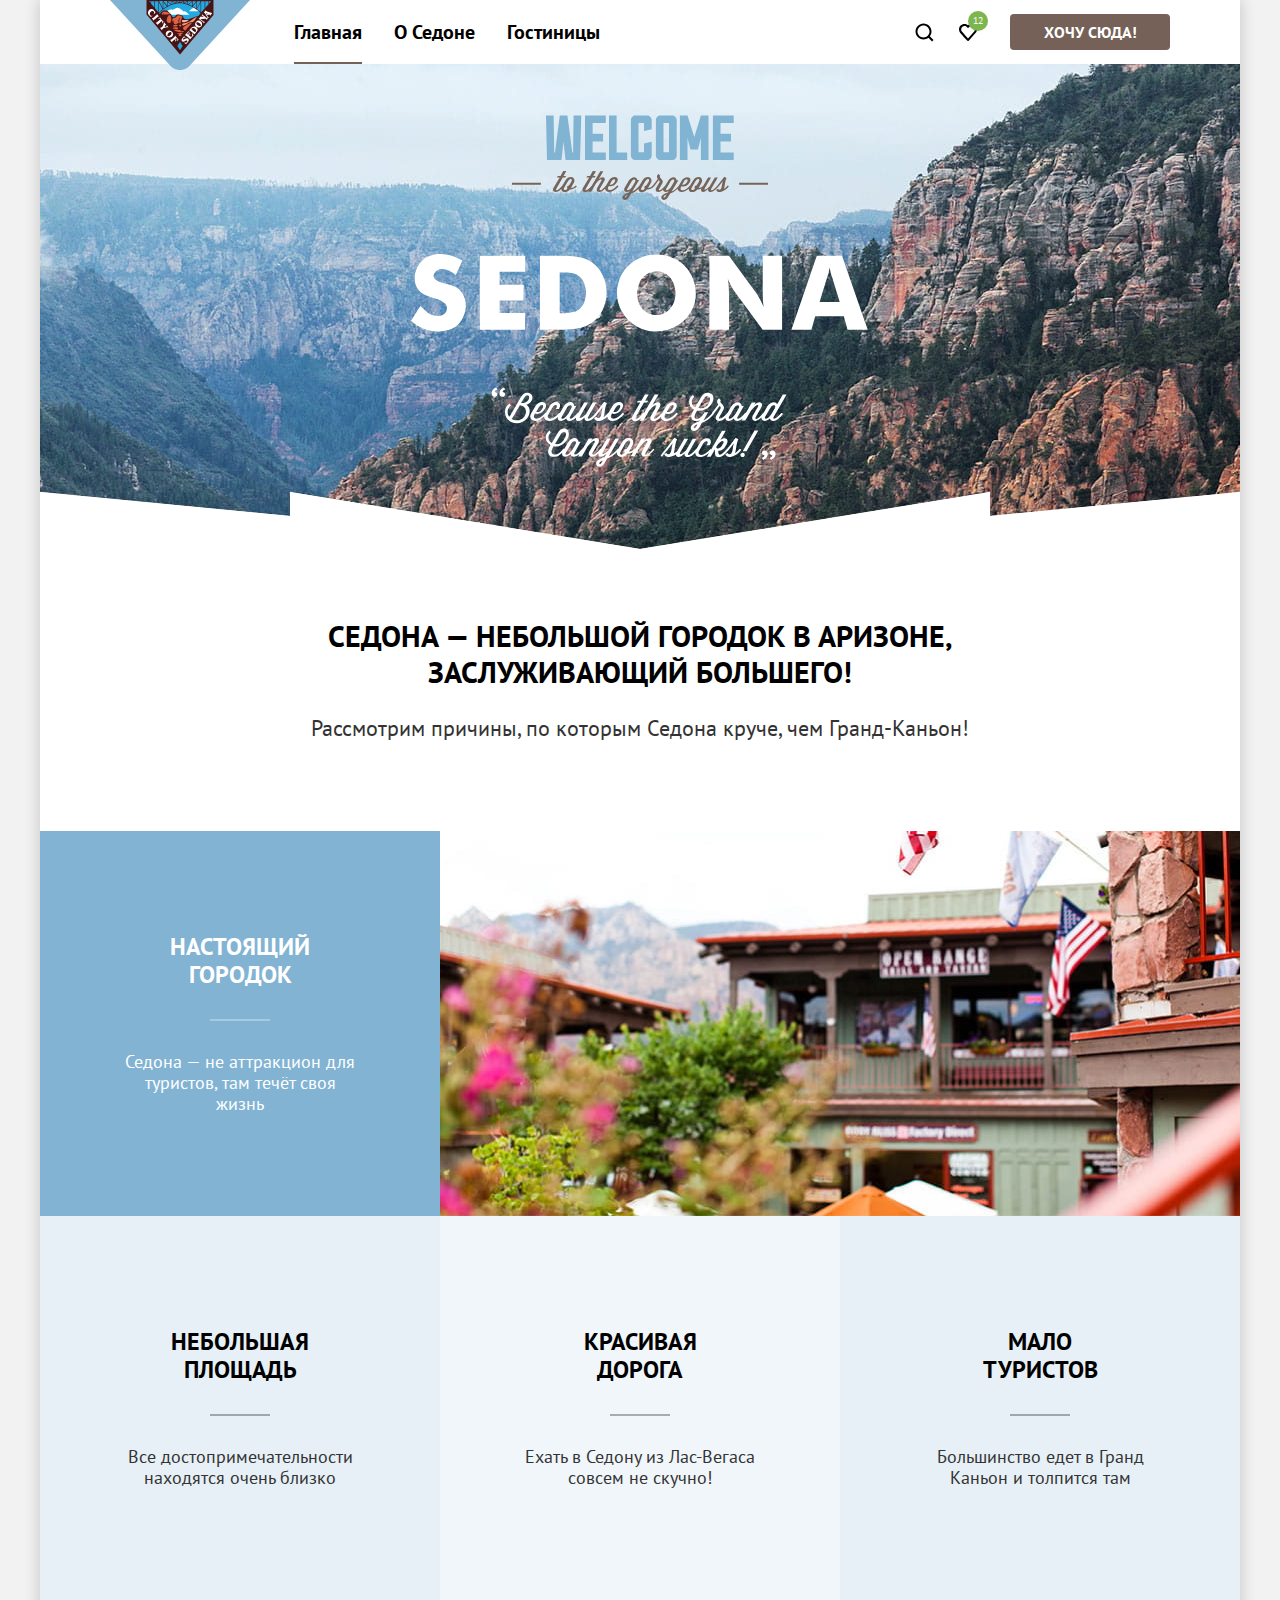
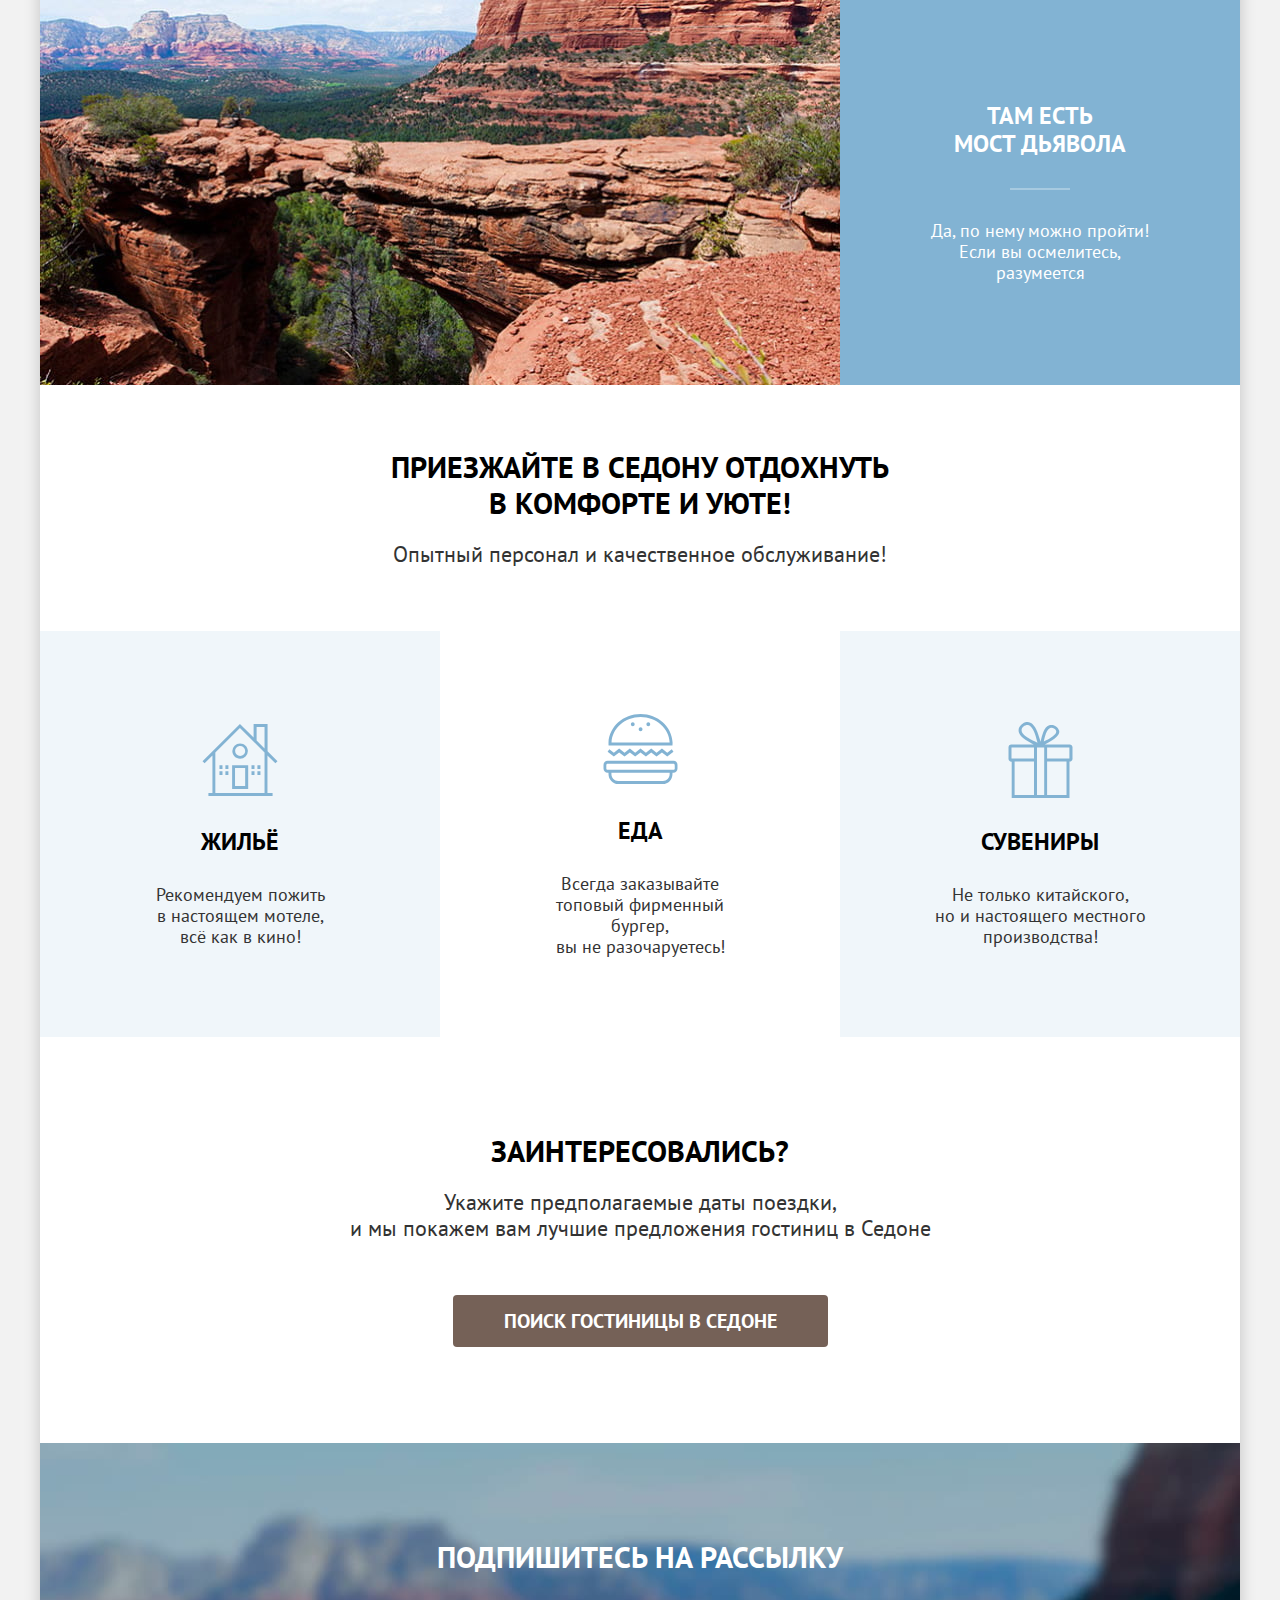
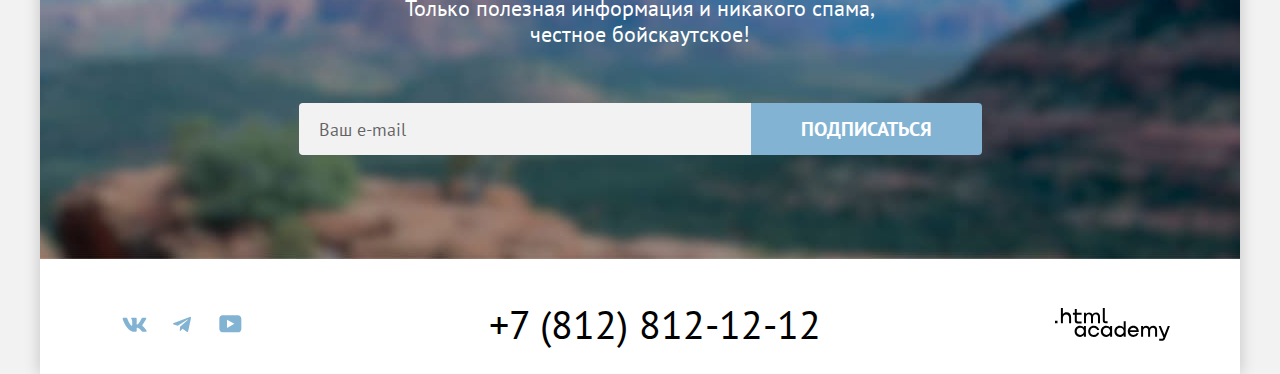
<file: index.html>
<!DOCTYPE html>
<html lang="ru">

  <head>
    <meta charset="UTF-8">
    <meta http-equiv="X-UA-Compatible" content="IE=edge">
    <meta name="viewport" content="width=device-width, initial-scale=1.0">
    <title>HTML Academy: Седона</title>
    <link rel="icon" href="favicon.ico">
    <link rel="icon" type="image/png" href="images/favicon.png">
    <link rel="stylesheet" href="styles/style.css">
  </head>

  <body class="page">
    <div class="page-container">
      <!-- header -->
      <header class="main-header" data-test="header">
        <nav class="nav">
          <a class="logo nav-logo" href="#">
            <span class="visually-hidden">Логотип сайта Седона</span>
            <img src="images/logo.svg" alt="Логотип сайта Седона." width="140" height="70">
          </a>
          <ul class="nav-list list-reset">
            <li class="nav-item">
              <a class="nav-link nav-link-current" href="#">
                Главная
              </a>
            </li>
            <li class="nav-item ">
              <a class="nav-link" href="#">
                О седоне
              </a>
            </li>
            <li class="nav-item">
              <a class="nav-link" href="catalog.html">
                Гостиницы
              </a>
            </li>
          </ul>
          <ul class="nav-btn list-reset">
            <li class="nav-btn__item">
              <button class="nav-btn__search btn" type="button">
                <span class="visually-hidden">Поиск</span>
              </button>
            </li>
            <li class="nav-btn__item">
              <a class="nav-btn__favorites favorites" href="#">
                <span class="visually-hidden">Избранное</span>
                <span class="favorites__quantity">12</span>
              </a>
            </li>
            <li class="nav-btn__item button-choose">
              <button class="nav-btn__choose btn" type="button">
                Хочу сюда!
              </button>
            </li>
          </ul>
        </nav>
      </header>
      <!-- main -->
      <main class="main main-container" data-test="main">
        <h1 class="visually-hidden">Туры в город Седона</h1>
        <!-- hero -->
        <section class="hero" data-test="hero">
          <h2 class="visually-hidden">Добро пожаловать в Седону</h2>
          <img src="images/welcome.svg" alt="Добро пожаловать в Седону." width="458" height="352">
        </section>
        <!-- advantages -->
        <section class="advantages" data-test="advantages">
          <div class="advantages-text">
            <h2 class="advantages-text__title title">Седона — небольшой городок в Аризоне,
              заслуживающий большего!</h2>
            <p class="advantages-text__descr descr">Рассмотрим причины, по которым Седона круче, чем Гранд-Каньон!</p>
          </div>
          <ul class="advantages-list list-reset">
            <li class="advantages-item">
              <div class="advantages-item__content">
                <h3 class="advantages-item__title subtitle">Настоящий городок</h3>
                <p class="advantages-item__descr descr-item">Седона — не аттракцион для туристов, там течёт
                  своя жизнь</p>
              </div>
              <img src="images/advantages-city.jpg" alt="Фото городка Седона." width="800" height="385">
            </li>
            <li class="advantages-item advantages-item-centering">
              <h3 class="advantages-item__title subtitle">Небольшая площадь</h3>
              <p class="advantages-item__descr descr-item">Все достопримечательности находятся очень близко</p>
            </li>
            <li class="advantages-item advantages-item-centering">
              <h3 class="advantages-item__title subtitle">Красивая дорога</h3>
              <p class="advantages-item__descr descr-item">Ехать в Седону из Лас-Вегаса совсем не скучно!</p>
            </li>
            <li class="advantages-item advantages-item-centering">
              <h3 class="advantages-item__title subtitle">Мало туристов</h3>
              <p class="advantages-item__descr descr-item">Большинство едет в Гранд Каньон и толпится там</p>
            </li>
            <li class="advantages-item advantages-item__reverse">
              <div class="advantages-item__content">
                <h3 class="advantages-item__title subtitle">Там есть<br> мост дьявола</h3>
                <p class="advantages-item__descr descr-item">Да, по нему можно пройти! Если вы осмелитесь,
                  разумеется</p>
              </div>
              <img src="images/advantages-canyon.jpg" alt="Фото каньона." width="800" height="385">
            </li>
          </ul>
        </section>
        <!-- services -->
        <section class="services" data-test="service">
          <div class="services-content">
            <h2 class="services-content__title title">Приезжайте в Седону отдохнуть в комфорте и уюте!</h2>
            <p class="services-content__descr descr">Опытный персонал и качественное обслуживание!</p>
          </div>
          <ul class="services-list list-reset">
            <li class="services-item services-item__housing">
              <h3 class="services-item__subtitle subtitle">Жильё</h3>
              <p class="services-item__descr descr-item">Рекомендуем пожить<br> в настоящем мотеле,
                <br>всё как в кино!
              </p>
            </li>
            <li class="services-item services-item__food">
              <h3 class="services-item__subtitle subtitle">Еда</h3>
              <p class="services-item__descr descr-item">Всегда заказывайте<br>
                топовый фирменный бургер,<br> вы не разочаруетесь!</p>
            </li>
            <li class="services-item services-item__souvenirs">
              <h3 class="services-item__subtitle subtitle">Сувениры</h3>
              <p class="services-item__descr descr-item">Не только китайского,<br>
                но и настоящего местного<br> производства!</p>
            </li>
          </ul>
        </section>
        <!--hotel-search -->
        <section class="hotel-search" data-test="search">
          <h2 class="hotel-search__title title">Заинтересовались?</h2>
          <p class="hotel-search__descr descr">Укажите предполагаемые даты поездки,<br> и мы покажем вам лучшие
            предложения
            гостиниц в Седоне</p>
          <button class="hotel-search__button btn" type="button">Поиск гостиницы в Седоне</button>
        </section>
        <!-- subscribe -->
        <section class="subscribe" data-test="subscribe">
          <h2 class="subscribe-title__light title">Подпишитесь на рассылку</h2>
          <p class="subscribe-descr__light descr">Только полезная информация и никакого спама, честное бойскаутское!</p>
          <form class="subscribe-form" method="post" action="https://echo.htmlacademy.ru/">
            <label for="email">
              <span class="visually-hidden">Введите email</span>
              <input class="subscribe-form__input input" type="email" name="email" id="email" placeholder="Ваш e-mail">
            </label>
            <button class="subscribe-form__button btn" type="submit">Подписаться</button>
          </form>
        </section>
      </main>
      <!-- footer -->
      <footer class="main-footer footer-container" data-test="footer">
        <ul class="social-list list-reset">
          <li class="social-item">
            <a class="social-link social-link-vk" href="https://vk.com/htmlacademy">
              <span class="visually-hidden">Ссылка на группу вконтакте</span>
            </a>
          </li>
          <li class="social-item">
            <a class="social-link social-link-telegram" href="https://t.me/htmlacademy">
              <span class="visually-hidden">Сссылка на телеграм канал</span>
            </a>
          </li>
          <li class="social-item">
            <a class="social-link social-link-youtube" href="https://www.youtube.com/user/htmlacademyru">
              <span class="visually-hidden">Ссылка на ютуб канал</span>
            </a>
          </li>
        </ul>
        <a class="phone-link" href="tel:+78128121212">+7 (812) 812-12-12</a>
        <a href="https://htmlacademy.ru/" class="logo-academy">
          <span class="visually-hidden">Ссылка на официальеый сайт HTML Academy</span>
        </a>
      </footer>
    </div>

    <!-- modal -->
    <div class="modal-container modal-container-close">
      <!-- класс для закрытия модального окна modal-container-close -->
      <div class="modal modal-booking" data-test="modal">
        <section class="modal-content">
          <div class="modal-content__top">
            <h2 class="modal-content__title subtitle">Поиск гостиницы в Седоне</h2>
            <button class="modal-content__close">
              <span class="visually-hidden">Закрыть</span>
            </button>
          </div>
          <form class="modal-form" method="post" action="https://echo.htmlacademy.ru/">
            <label for="arrival" class="modal-form__label">
              <span class="modal-form__text text-size">Дата заезда:</span>
              <input type="text" name="arrival" id="arrival" class="modal-form__input date-icon" value="27 апреля 2020"
                placeholder="Укажите дату">
              <span class="input-state input-invalid">Мы не можем отправить вас в прошлое.</span>
            </label>
            <label for="departure" class="modal-form__label label-departure">
              <span class="modal-form__text text-size">Дата выезда:</span>
              <input type="text" name="departure" id="departure" class="modal-form__input date-icon"
                value="1 сентября 2023" placeholder="Укажите дату">
              <span class="input-state input-valid">На эти даты есть свободные номера. Пока есть.</span>
            </label>
            <div class="form-wrapper">
              <div class="wrapper-label">
                <label for="adult" class="modal-form__label">
                  <span class="modal-form__text text-size">Взрослые:</span>
                </label>
                <button class="modal-form__btn button-minus" type="button">
                  <svg width="14" height="2" viewBox="0 0 14 2" fill="#756157" xmlns="http://www.w3.org/2000/svg">
                    <path d="M0 0L0 2L14 2V0L0 0Z" />
                  </svg>
                  <span class="visually-hidden">Уменьшить количество человек</span>
                </button>
                <input type="number" name="adult" id="adult" class="modal-form__input input-count" value="2">
                <button class="modal-form__btn button-plus" type="button">
                  <svg width="20" height="20" viewBox="0 0 20 20" fill="#756157" xmlns="http://www.w3.org/2000/svg">
                    <path d="M17 9H11V3H9V9H3V11H9V17H11V11H17V9Z" />
                  </svg>
                  <span class="visually-hidden">Увеличить количество человек</span>
                </button>
              </div>
              <div class="wrapper-label wrapper-label__child">
                <span class="tooltip-container">
                  <label for="child" class="modal-form__label label-child">
                    <span class="modal-form__text">Дети:</span>
                  </label>
                  <span class="tooltip">
                    <button class="tooltip-toggle" type="button" aria-labelledby="tooltip-label-date">
                    </button>
                    <span class="tooltip-text" role="tooltip" id="tooltip-label-date">Укажите количество детей,
                      которые
                      будут с вами, возраст которых от 6 до 18 лет. Дети до 6 лет размещаются бесплатно.</span>
                  </span>
                </span>
                <button class="modal-form__btn button-minus" type="button">
                  <svg width="14" height="2" viewBox="0 0 14 2" fill="#756157" xmlns="http://www.w3.org/2000/svg">
                    <path d="M0 0L0 2L14 2V0L0 0Z" />
                  </svg>
                  <span class="visually-hidden">Уменьшить количество человек</span>
                </button>
                <input type="number" name="child" id="child" class="modal-form__input input-count" value="2">
                <button class="modal-form__btn button-plus" type="button">
                  <svg width="20" height="20" viewBox="0 0 20 20" fill="#756157" xmlns="http://www.w3.org/2000/svg">
                    <path d="M17 9H11V3H9V9H3V11H9V17H11V11H17V9Z" />
                  </svg>
                  <span class="visually-hidden">Увеличить количество человек</span>
                </button>
              </div>
            </div>
            <button class="modal-form__search btn" type="submit">Найти</button>
          </form>
        </section>
      </div>
    </div>
  </body>

</html>
</file>
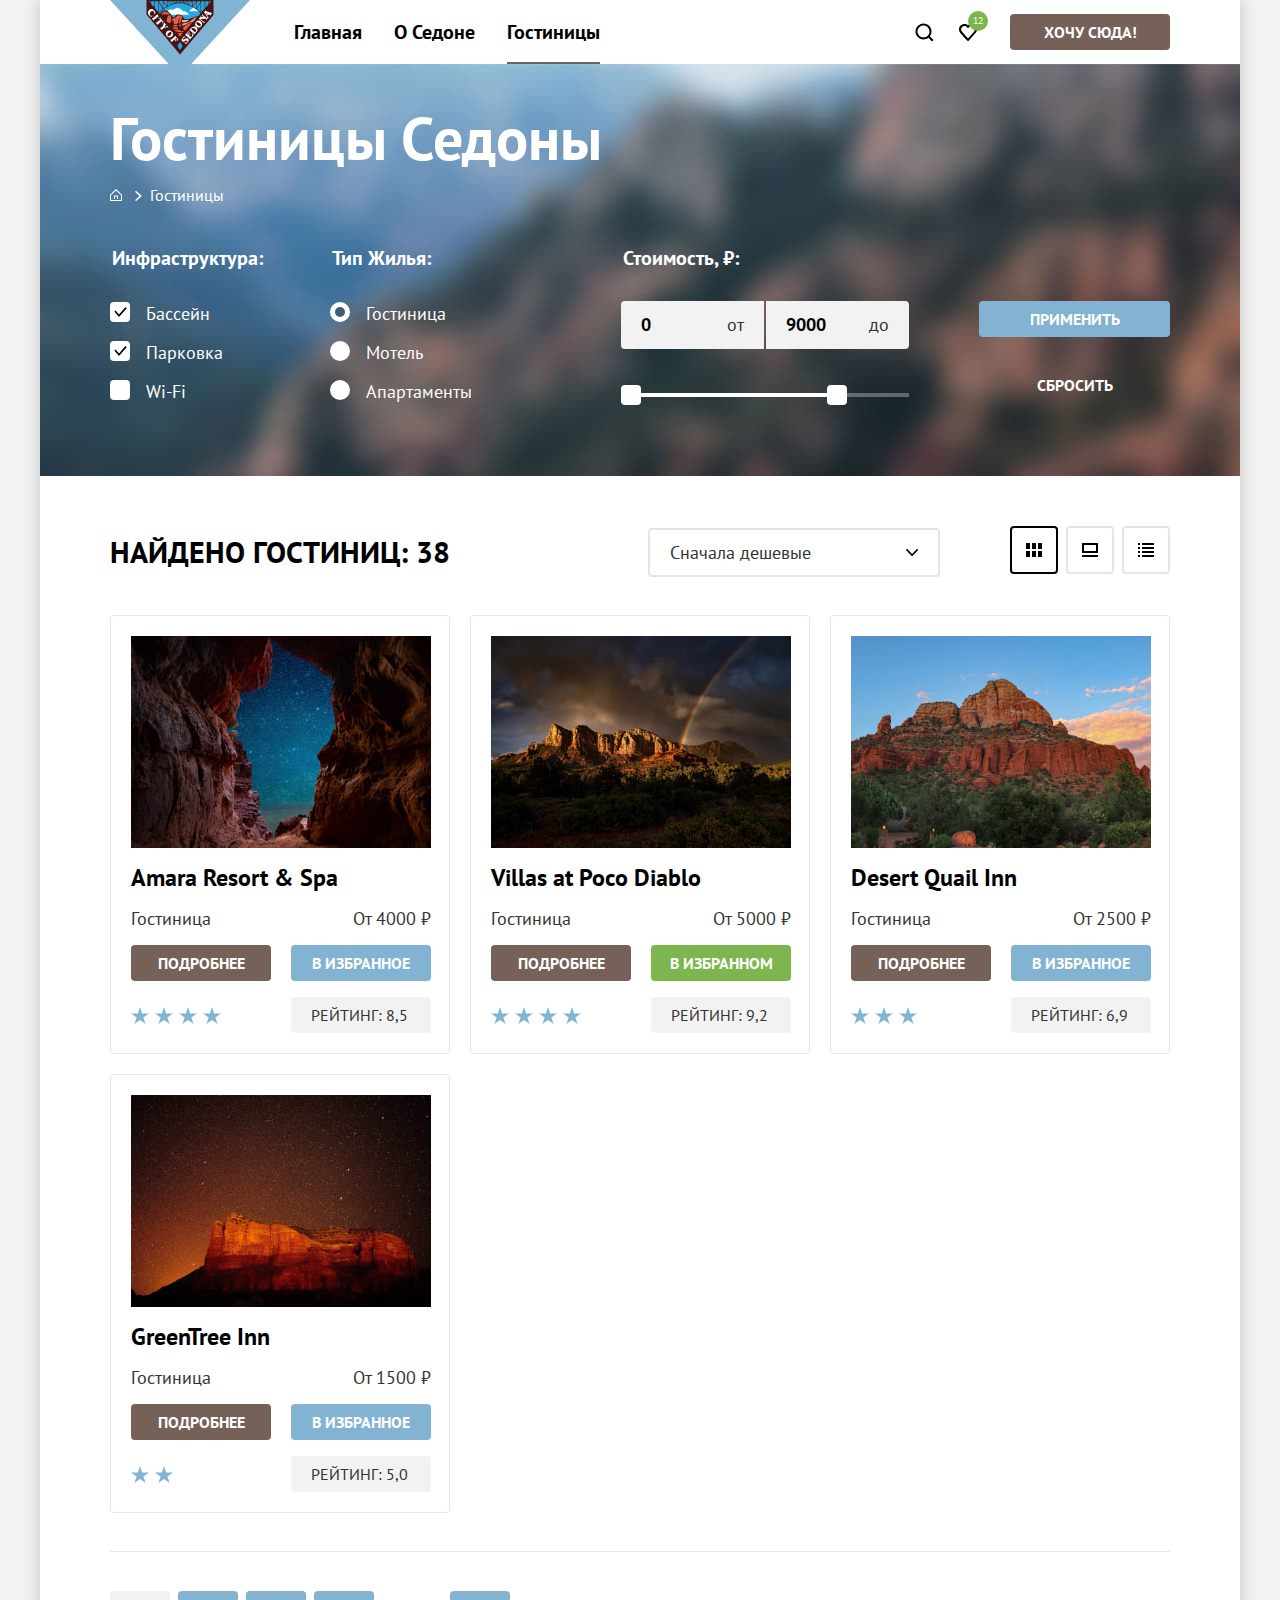
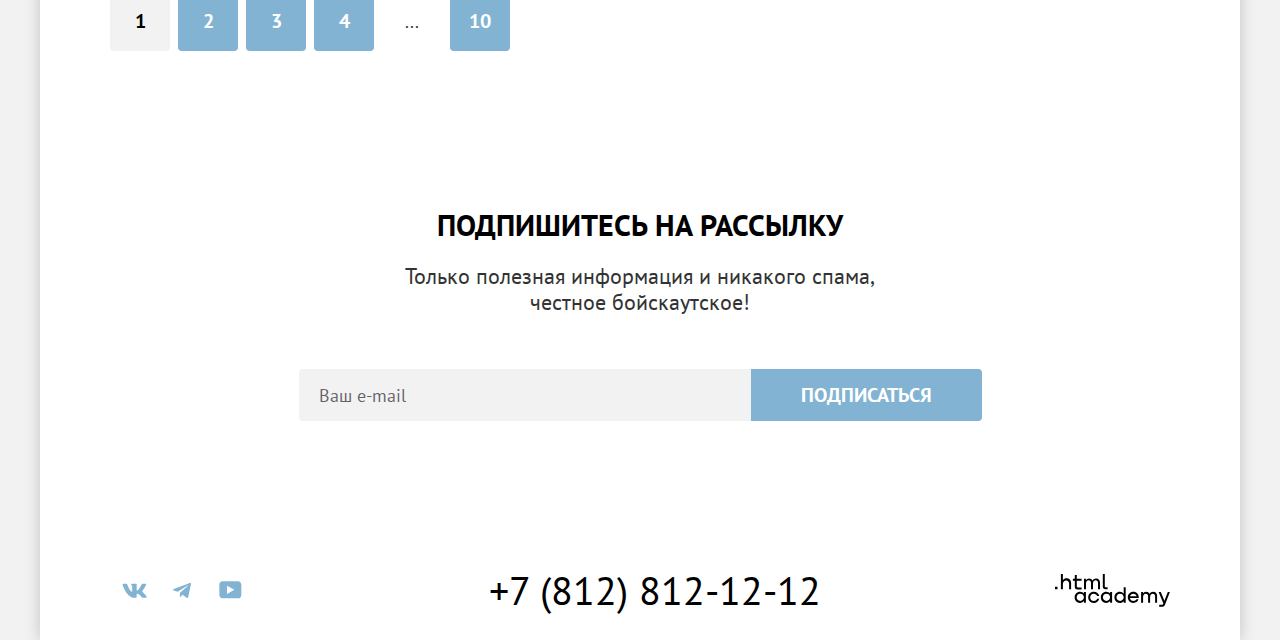
<file: catalog.html>
<!DOCTYPE html>
<html lang="ru">

  <head>
    <meta charset="UTF-8">
    <meta http-equiv="X-UA-Compatible" content="IE=edge">
    <meta name="viewport" content="width=device-width, initial-scale=1.0">
    <title>HTML Academy: Седона</title>
    <link rel="icon" href="favicon.ico">
    <link rel="icon" type="image/png" href="images/favicon.png">
    <link rel="stylesheet" href="styles/style.css">
  </head>

  <body>
    <div class="page-container">
      <header class="page-header">
        <nav class="nav">
          <a class="logo nav-logo" href="index.html">
            <span class="visually-hidden">Перейти на главную страницу</span>
            <img src="images/logo.svg" alt="Логотип сайта Седона." width="140" height="70">
          </a>
          <ul class="nav-list list-reset">
            <li class="nav-item">
              <a class="nav-link" href="index.html">
                Главная
              </a>
            </li>
            <li class="nav-item">
              <a class="nav-link" href="#">
                О седоне
              </a>
            </li>
            <li class="nav-item">
              <a class="nav-link nav-link-current" href="#">
                Гостиницы
              </a>
            </li>
          </ul>
          <ul class="nav-btn list-reset">
            <li class="nav-btn__item">
              <button class="nav-btn__search btn" type="button">
                <span class="visually-hidden">Поиск</span>
              </button>
            </li>
            <li class="nav-btn__item">
              <a class="nav-btn__favorites favorites" href="#">
                <span class="visually-hidden">Избранное</span>
                <span class="favorites__quantity">12</span>
              </a>
            </li>
            <li class="nav-btn__item button-choose">
              <button class="nav-btn__choose btn" type="button">
                Хочу сюда!
              </button>
            </li>
          </ul>
        </nav>
      </header>
      <!-- main-inner -->
      <main class="main-inner main-container" data-test="main">
        <!-- page-hero -->
        <section class="catalog-hero" data-test="filter">
          <header class="catalog-hero__header">
            <h1 class="catalog-hero__title">
              Гостиницы Седоны
            </h1>
            <ol class="breadcrumbs list-reset">
              <li class="breadcrumbs__item">
                <a href="index.html" class="breadcrumbs__link breadcrumbs__main">
                  <span class="visually-hidden">Главная</span>
                </a>
              </li>
              <li class="breadcrumbs__item">
                <a class="breadcrumbs__link">
                  Гостиницы
                </a>
              </li>
            </ol>
          </header>
          <!-- filter -->
          <form class="catalog-filter" method="post" action="https://echo.htmlacademy.ru/">
            <h2 class="visually-hidden">Фильтр каталога</h2>
            <fieldset class="catalog-filter__group">
              <legend class="catalog-filter__title infr-title">Инфраструктура:</legend>
              <ul class="catalog-filter__list list-reset">
                <li class="catalog-filter__item">
                  <label class="control" for="pool">
                    <input class="visually-hidden control__input" id="pool" type="checkbox" name="pool" checked>
                    <span class="control__mark"></span>
                    <span class="control__label">Бассейн</span>
                  </label>
                </li>
                <li class="catalog-filter__item">
                  <label class="control" for="parking">
                    <input class="visually-hidden control__input" id="parking" type="checkbox" name="parking" checked>
                    <span class="control__mark"></span>
                    <span class="control__label">Парковка</span>
                  </label>
                </li>
                <li class="catalog-filter__item">
                  <label class="control" for="wifi">
                    <input class="visually-hidden control__input" id="wifi" type="checkbox" name="wifi">
                    <span class="control__mark"></span>
                    <span class="control__label">Wi-Fi</span>
                  </label>
                </li>
              </ul>
            </fieldset>
            <fieldset class="catalog-filter__group">
              <legend class="catalog-filter__title">Тип Жилья:</legend>
              <ul class="catalog-filter__list list-reset">
                <li class="catalog-filter__item">
                  <label class="control" for="hotel">
                    <input class="visually-hidden control__input" id="hotel" type="radio" name="product-group"
                      value="hotel" checked>
                    <span class="control__mark"></span>
                    <span class="control__label">Гостиница</span>
                  </label>
                </li>
                <li class="catalog-filter__item">
                  <label class="control" for="motel">
                    <input class="visually-hidden control__input" id="motel" type="radio" name="product-group"
                      value="motel">
                    <span class="control__mark"></span>
                    <span class="control__label">Мотель</span>
                  </label>
                </li>
                <li class="catalog-filter__item">
                  <label class="control" for="apartments">
                    <input class="visually-hidden control__input" id="apartments" type="radio" name="product-group"
                      value="apartments">
                    <span class="control__mark"></span>
                    <span class="control__label">Апартаменты</span>
                  </label>
                </li>
              </ul>
            </fieldset>
            <fieldset class="catalog-filter__group catalog-filter__price">
              <legend class="catalog-filter__title">Стоимость, ₽:</legend>
              <div class="price-group">
                <label for="from" class="price-group__label">
                  <input class="price-group__range price-from" type="number" name="price-from" id="from" value="0">
                  <span class="price-group__text">от</span>
                </label>
                <label for="to" class="price-group__label">
                  <input class="price-group__range price-to" type="number" name="price-to" id="to" value="9000">
                  <span class="price-group__text">до</span>
                </label>
              </div>
              <div class="range">
                <div class="range__scale">
                  <div class="range__bar" style="left:0; width: 226px">
                    <button class="range__toggle toggle-min" type="button">
                      <span class="visually-hidden">Изменить минимальную цену.</span>
                    </button>
                    <button class="range__toggle toggle-max" type="button">
                      <span class="visually-hidden">Изменить максимальную цену.</span>
                    </button>
                  </div>
                </div>
              </div>
            </fieldset>
            <div class="form-button">
              <button class="show-button btn" type="submit">Применить</button>
              <button class="reset-button btn" type="reset">Сбросить</button>
            </div>
          </form>
        </section>
        <!-- catalog -->
        <section class="catalog" data-test="catalog">
          <h2 class="visually-hidden">Каталог отелей</h2>
          <header class="catalog-top">
            <p class="catalog-top__found">
              Найдено гостиниц:
              <span class="catalog-top__quantity">38</span>
            </p>
            <select class="select-control" aria-label="Сортировка">
              <option value="cheap">Сначала дешевые</option>
              <option value="cheap">Сначала дорогие</option>
              <option value="cheap">Сначала популярные</option>
            </select>
            <ul class="view list-reset">
              <li class="view__item">
                <a href="#" class="view__button view__card button-dark">
                  <span class="visually-hidden">Показать карточки</span>
                </a>
              </li>
              <li class="view__item">
                <a href="#" class="view__button view__desktop">
                  <span class="visually-hidden">На весь экран</span>
                </a>
              </li>
              <li class="view__item">
                <a href="#" class="view__button view__list">
                  <span class="visually-hidden">Показать список</span>
                </a>
              </li>
            </ul>
          </header>
          <ul class="catalog-list list-reset">
            <li class="catalog-item">
              <a href="#" class="catalog-item__img">
                <img src="images/catalog/amara.jpg" alt="Гостиница Amara Resort & Spa." width="300" height="212">
              </a>
              <a href="#" class="catalog-item__title">
                <h3 class="catalog-title">
                  Amara Resort & Spa
                </h3>
              </a>
              <p class="price-name descr-item">Гостиница</p>
              <p class="price-value descr-item">От 4000 ₽</p>
              <a href="#" class="button-detail btn">Подробнее</a>
              <button class="button-favorites btn" type="button">в избранное</button>
              <p class="stars stars-amara">
                <span class="visually-hidden">Четыре звезды</span>
              </p>
              <p class="rating-value">
                Рейтинг: 8,5
              </p>
            </li>
            <li class="catalog-item">
              <a href="#" class="catalog-item__img">
                <img src="images/catalog/villas.jpg" alt="Гостиница Villas at Poco Diablo." width="300" height="212">
              </a>
              <a href="#" class="catalog-item__title">
                <h3 class="catalog-title">
                  Villas at Poco Diablo
                </h3>
              </a>
              <p class="price-name descr-item">Гостиница</p>
              <p class="price-value descr-item">От 5000 ₽</p>
              <a href="#" class="button-detail btn">Подробнее</a>
              <button class="button-favorites btn in-favorites" type="button">в избранном</button>
              <p class="stars stars-villas">
                <span class="visually-hidden">Четыре звезды</span>
              </p>
              <p class="rating-value">
                Рейтинг: 9,2
              </p>
            </li>
            <li class="catalog-item">
              <a href="#" class="catalog-item__img">
                <img src="images/catalog/desert.jpg" alt="Гостиница Desert Quail Inn." width="300" height="212">
              </a>
              <a href="#" class="catalog-item__title">
                <h3 class="catalog-title">
                  Desert Quail Inn
                </h3>
              </a>
              <p class="price-name descr-item">Гостиница</p>
              <p class="price-value descr-item">От 2500 ₽</p>
              <a href="#" class="button-detail btn">Подробнее</a>
              <button class="button-favorites btn" type="button">в избранное</button>
              <p class="stars stars-desert">
                <span class="visually-hidden">Три звезды</span>
              </p>
              <p class="rating-value">
                Рейтинг: 6,9
              </p>
            </li>
            <li class="catalog-item">
              <a href="#" class="catalog-item__img">
                <img src="images/catalog/greentree.jpg" alt="Гостиница GreenTree Inn." width="300" height="212">
              </a>
              <a href="#" class="catalog-item__title">
                <h3 class="catalog-title">
                  GreenTree Inn
                </h3>
              </a>
              <p class="price-name descr-item">Гостиница</p>
              <p class="price-value descr-item">От 1500 ₽</p>
              <a href="#" class="button-detail btn">Подробнее</a>
              <button class="button-favorites btn" type="button">в избранное</button>
              <p class="stars stars-greentree">
                <span class="visually-hidden">Две звезды</span>
              </p>
              <p class="rating-value">
                Рейтинг: 5,0
              </p>
            </li>
          </ul>
          <ol class="pagination list-reset">
            <li class="pagination__item">
              <a href="#" class="pagination__link pagination-current">1</a>
            </li>
            <li class="pagination__item">
              <a href="#" class="pagination__link">2</a>
            </li>
            <li class="pagination__item">
              <a href="#" class="pagination__link">3</a>
            </li>
            <li class="pagination__item">
              <a href="#" class="pagination__link">4</a>
            </li>
            <li class="pagination__item">
              ...
            </li>
            <li class="pagination__item">
              <a href="#" class="pagination__link">10</a>
            </li>
          </ol>
        </section>
        <!-- subscribe -->
        <section class="subscribe-page" data-test="subscribe">
          <h2 class="subscribe-page__title title">Подпишитесь на рассылку</h2>
          <p class="subscribe-page__descr descr">Только полезная информация и никакого спама, честное бойскаутское!</p>
          <form class="subscribe-form" method="post" action="https://echo.htmlacademy.ru/">
            <label for="email">
              <span class="visually-hidden">Введите email</span>
              <input class="subscribe-form__input input" type="email" name="email" id="email" placeholder="Ваш e-mail">
            </label>
            <button class="subscribe-form__button btn" type="submit">Подписаться</button>
          </form>
        </section>
      </main>
      <!-- footer -->
      <footer class="main-footer footer-container" data-test="footer">
        <ul class="social-list list-reset">
          <li class="social-item">
            <a class="social-link social-link-vk" href="https://vk.com/htmlacademy">
              <span class="visually-hidden">Ссылка на группу вконтакте</span>
            </a>
          </li>
          <li class="social-item">
            <a class="social-link social-link-telegram" href="https://t.me/htmlacademy">
              <span class="visually-hidden">Сссылка на телеграм канал</span>
            </a>
          </li>
          <li class="social-item">
            <a class="social-link social-link-youtube" href="https://www.youtube.com/user/htmlacademyru">
              <span class="visually-hidden">Ссылка на ютуб канал</span>
            </a>
          </li>
        </ul>
        <a class="phone-link" href="tel:+78128121212">+7 (812) 812-12-12</a>
        <a href="https://htmlacademy.ru/" class="logo-academy">
          <span class="visually-hidden">Ссылка на официальеый сайт HTML Academy</span>
        </a>
      </footer>
    </div>
  </body>

</html>
</file>
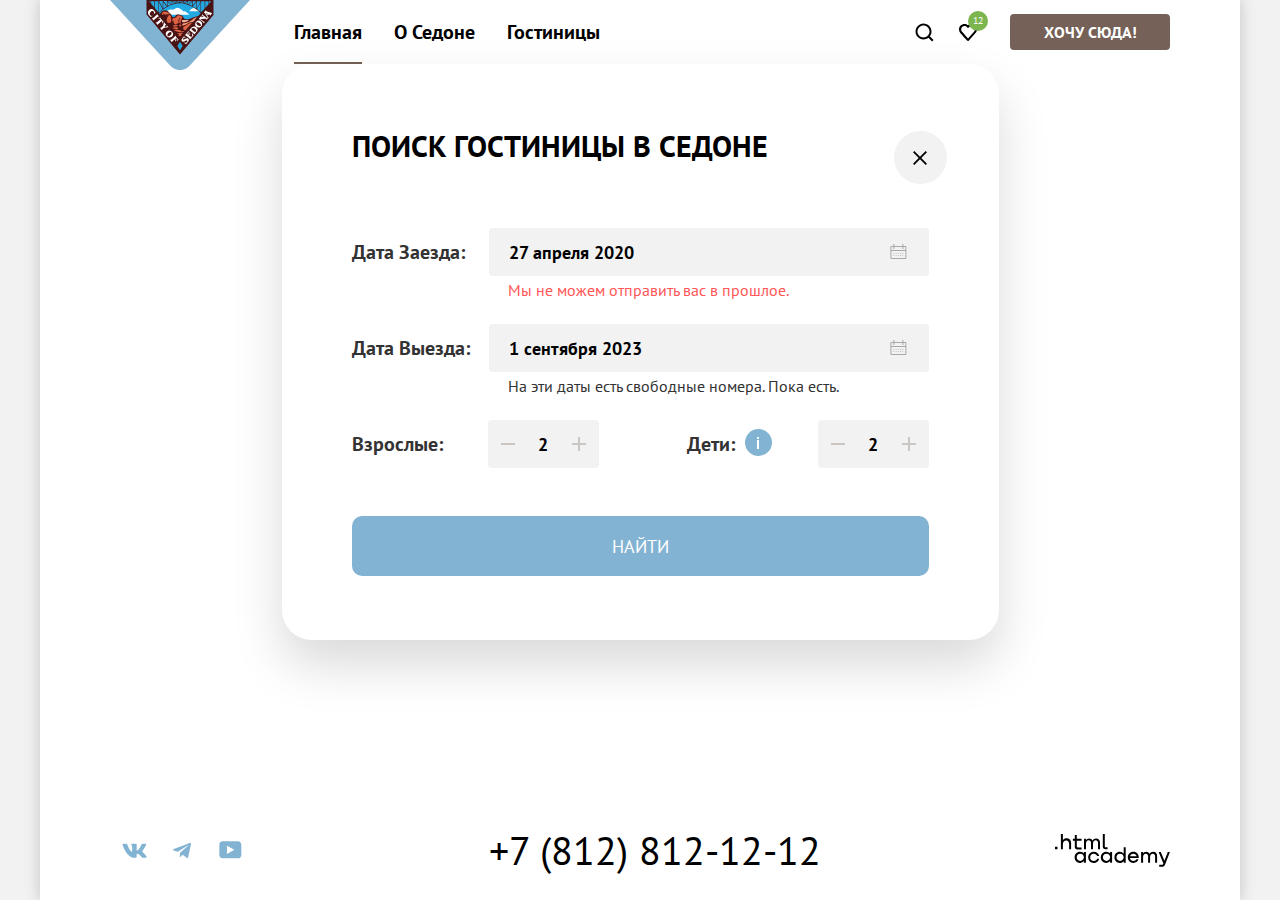
<file: modal.html>
<!DOCTYPE html>
<html lang="ru">

  <head>
    <meta charset="UTF-8">
    <meta http-equiv="X-UA-Compatible" content="IE=edge">
    <meta name="viewport" content="width=device-width, initial-scale=1.0">
    <title>HTML Academy: Седона</title>
    <link rel="icon" href="favicon.ico">
    <link rel="icon" type="image/png" href="images/favicon.png">
    <link rel="stylesheet" href="styles/style.css">
  </head>

  <body class="page">
    <div class="page-container">
      <!-- header -->
      <header class="main-header" data-test="header">
        <nav class="nav">
          <a class="logo nav-logo" href="#">
            <span class="visually-hidden">Логотип сайта Седона</span>
            <img src="images/logo.svg" alt="Логотип сайта Седона." width="140" height="70">
          </a>
          <ul class="nav-list list-reset">
            <li class="nav-item">
              <a class="nav-link nav-link-current" href="#">
                Главная
              </a>
            </li>
            <li class="nav-item ">
              <a class="nav-link" href="#">
                О седоне
              </a>
            </li>
            <li class="nav-item">
              <a class="nav-link" href="catalog.html">
                Гостиницы
              </a>
            </li>
          </ul>
          <ul class="nav-btn list-reset">
            <li class="nav-btn__item">
              <button class="nav-btn__search btn" type="button">
                <span class="visually-hidden">Поиск</span>
              </button>
            </li>
            <li class="nav-btn__item">
              <a class="nav-btn__favorites favorites" href="#">
                <span class="visually-hidden">Избранное</span>
                <span class="favorites__quantity">12</span>
              </a>
            </li>
            <li class="nav-btn__item button-choose">
              <button class="nav-btn__choose btn" type="button">
                Хочу сюда!
              </button>
            </li>
          </ul>
        </nav>
      </header>
      <main class="main main-container" data-test="main">
        <h1 class="visually-hidden">Поиск гостиницы</h1>
        <!-- modal -->
        <!-- класс для закрытия модального окна modal-container-close -->
        <div class="modal modal-booking" data-test="modal">
          <section class="modal-content">
            <div class="modal-content__top">
              <h2 class="modal-content__title subtitle">Поиск гостиницы в Седоне</h2>
              <button class="modal-content__close">
                <span class="visually-hidden">Закрыть</span>
              </button>
            </div>
            <form class="modal-form" method="post" action="https://echo.htmlacademy.ru/">
              <label for="arrival" class="modal-form__label">
                <span class="modal-form__text text-size">Дата заезда:</span>
                <input type="text" name="arrival" id="arrival" class="modal-form__input date-icon"
                  value="27 апреля 2020" placeholder="Укажите дату">
                <span class="input-state input-invalid">Мы не можем отправить вас в прошлое.</span>
              </label>
              <label for="departure" class="modal-form__label">
                <span class="modal-form__text text-size">Дата выезда:</span>
                <input type="text" name="departure" id="departure" class="modal-form__input date-icon"
                  value="1 сентября 2023" placeholder="Укажите дату">
                <span class="input-state input-valid">На эти даты есть свободные номера. Пока есть.</span>
              </label>
              <div class="form-wrapper">
                <div class="wrapper-label">
                  <label for="adult" class="modal-form__label label-adult">
                    <span class="modal-form__text text-size">Взрослые:</span>
                  </label>
                  <button class="modal-form__btn button-minus" type="button">
                    <svg width="14" height="2" viewBox="0 0 14 2" fill="#756157" xmlns="http://www.w3.org/2000/svg">
                      <path d="M0 0L0 2L14 2V0L0 0Z" />
                    </svg>
                    <span class="visually-hidden">Уменьшить количество человек</span>
                  </button>
                  <input type="number" name="adult" id="adult" class="modal-form__input input-count" value="2">
                  <button class="modal-form__btn button-plus" type="button">
                    <svg width="20" height="20" viewBox="0 0 20 20" fill="#756157" xmlns="http://www.w3.org/2000/svg">
                      <path d="M17 9H11V3H9V9H3V11H9V17H11V11H17V9Z" />
                    </svg>
                    <span class="visually-hidden">Увеличить количество человек</span>
                  </button>
                </div>
                <div class="wrapper-label wrapper-label__child">
                  <span class="tooltip-container">
                    <label for="child" class="modal-form__label label-child">
                      <span class="modal-form__text">Дети:</span>
                    </label>
                    <span class="tooltip">
                      <button class="tooltip-toggle" type="button" aria-labelledby="tooltip-label-date">
                      </button>
                      <span class="tooltip-text" role="tooltip" id="tooltip-label-date">Укажите количество детей,
                        которые
                        будут с вами, возраст которых от 6 до 18 лет. Дети до 6 лет размещаются бесплатно.</span>
                    </span>
                  </span>
                  <button class="modal-form__btn button-minus" type="button">
                    <svg width="14" height="2" viewBox="0 0 14 2" fill="#756157" xmlns="http://www.w3.org/2000/svg">
                      <path d="M0 0L0 2L14 2V0L0 0Z" />
                    </svg>
                    <span class="visually-hidden">Уменьшить количество человек</span>
                  </button>
                  <input type="number" name="child" id="child" class="modal-form__input input-count" value="2">
                  <button class="modal-form__btn button-plus" type="button">
                    <svg width="20" height="20" viewBox="0 0 20 20" fill="#756157" xmlns="http://www.w3.org/2000/svg">
                      <path d="M17 9H11V3H9V9H3V11H9V17H11V11H17V9Z" />
                    </svg>
                    <span class="visually-hidden">Увеличить количество человек</span>
                  </button>
                </div>
              </div>
              <button class="modal-form__search btn" type="submit">Найти</button>
            </form>
          </section>
        </div>
      </main>
      <footer class="main-footer footer-container" data-test="footer">
        <ul class="social-list list-reset">
          <li class="social-item">
            <a class="social-link social-link-vk" href="https://vk.com/htmlacademy">
              <span class="visually-hidden">Ссылка на группу вконтакте</span>
            </a>
          </li>
          <li class="social-item">
            <a class="social-link social-link-telegram" href="https://t.me/htmlacademy">
              <span class="visually-hidden">Сссылка на телеграм канал</span>
            </a>
          </li>
          <li class="social-item">
            <a class="social-link social-link-youtube" href="https://www.youtube.com/user/htmlacademyru">
              <span class="visually-hidden">Ссылка на ютуб канал</span>
            </a>
          </li>
        </ul>
        <a class="phone-link" href="tel:+78128121212">+7 (812) 812-12-12</a>
        <a href="https://htmlacademy.ru/" class="logo-academy">
          <span class="visually-hidden">Ссылка на официальеый сайт HTML Academy</span>
        </a>
      </footer>
    </div>
  </body>

</html>
</file>
<file: styles/style.css>
@font-face {
  font-family: "PT Sans";
  font-style: normal;
  font-weight: 400;
  src: url("../fonts/ptsans-400.woff2") format("woff2");
  font-display: swap;
}

@font-face {
  font-family: "PT Sans";
  font-style: normal;
  font-weight: 700;
  src: url("../fonts/ptsans-700.woff2") format("woff2");
  font-display: swap;
}

/* общие стили */
*,
*::before,
*::after {
  box-sizing: border-box;
}

html {
  height: 100%;
}

body {
  height: 100%;
  margin: 0;
  font-family: "PT Sans", "Arial", sans-serif;
  font-style: normal;
  font-weight: 400;
  font-size: 18px;
  line-height: 21px;
  color: #333333;
  background-color: #f2f2f2;
}

.main-container {
  flex-grow: 1;
}

.page-container {
  display: flex;
  flex-direction: column;
  min-height: 100%;
  width: 1200px;
  margin: 0 auto;
  background-color: #ffffff;
  box-shadow: 0 0 15px 0 rgba(0, 0, 0, 0.2);
}

img {
  max-width: 100%;
  height: auto;
  object-fit: contain;
}

.visually-hidden {
  position: absolute;
  width: 1px;
  height: 1px;
  margin: -1px;
  border: 0;
  padding: 0;
  white-space: nowrap;
  clip-path: inset(100%);
  clip: rect(0 0 0 0);
  overflow: hidden;
}

.list-reset {
  padding: 0;
  margin: 0;
  list-style: none;
}

.title {
  margin: 0;
  font-weight: 700;
  font-size: 30px;
  line-height: 36px;
  text-transform: uppercase;
  color: #000000;
}

.descr {
  margin: 0;
  font-size: 22px;
  line-height: 26px;
}

.subtitle {
  margin: 0;
  font-size: 24px;
  line-height: 28px;
  text-transform: uppercase;
  color: #000000;
}

.descr-item {
  margin: 0;
}

.btn {
  display: inline-block;
  padding: 8px 18px;
  font-family: "PT Sans", "Arial", sans-serif;
  font-style: normal;
  font-weight: 700;
  font-size: 16px;
  line-height: 20px;
  text-align: center;
  text-transform: uppercase;
  text-decoration: none;
  color: #ffffff;
  background-color: #756157;
  border: none;
  border-radius: 4px;
  cursor: pointer;
}

.input {
  font-family: "PT Sans", "Arial", sans-serif;
  font-style: normal;
  font-weight: 400;
  font-size: 18px;
  line-height: 24px;
}

/* header */
.nav {
  position: relative;
  display: flex;
  align-items: center;
  padding: 0 70px;
  padding-left: 238px;
}

.nav-logo {
  position: absolute;
  left: 70px;
  top: 0;
  width: 140px;
  transition: opacity 0.3s ease-in-out;
}

.nav-logo:focus {
  outline: 2px solid #68a2ca;
}

.nav-logo:hover {
  opacity: 0.8;
}

.nav-logo:active {
  opacity: 0.6;
}

.nav-logo img {
  display: block;
}

.nav-list {
  display: flex;
  flex-wrap: wrap;
  width: 460px;
  margin-right: auto;
}

.nav-link {
  position: relative;
  display: inline-block;
  padding: 20px 16px;
  font-weight: 700;
  font-size: 20px;
  line-height: 24px;
  text-transform: capitalize;
  text-decoration: none;
  color: #000000;
  transition: color 0.3s ease-in-out;
}

.nav-link-current::after {
  position: absolute;
  content: "";
  right: 16px;
  left: 16px;
  bottom: 0;
  height: 2px;
  background-color: #756257;
}

.nav-link:hover {
  color: rgba(0, 0, 0, 0.5);
}

.nav-link:focus {
  color: rgba(0, 0, 0, 0.5);
  outline: 2px solid #68a2ca;
}

.nav-link:active {
  color: rgba(0, 0, 0, 0.7);
}

.nav-btn {
  display: flex;
  align-items: center;
  flex-wrap: wrap;
  max-width: 268px;
}

.nav-btn__item {
  display: flex;
  justify-content: center;
  align-items: center;
}

.nav-btn__search {
  width: 44px;
  height: 64px;
  padding: 22px 12px;
  border: none;
  background: transparent url("../images/icons/search.svg") no-repeat center
    center;
  transition: opacity 0.3s ease-in-out;
}

.nav-btn__favorites {
  position: relative;
  display: inline-block;
  width: 44px;
  height: 64px;
  padding: 22px 12px;
  text-decoration: none;
  background: url("../images/icons/favorites.svg") no-repeat center center;
  transition: opacity 0.3s ease-in-out;
}

.nav-btn__search:focus {
  opacity: 0.5;
}

.nav-btn__search:hover {
  opacity: 0.5;
}

.nav-btn__search:active {
  opacity: 0.7;
}

.nav-btn__favorites .favorites__quantity {
  position: absolute;
  top: 17%;
  right: 5%;
  padding: 5px;
  font-size: 10px;
  line-height: 10px;
  color: #ffffff;
  background-color: #7db54f;
  border-radius: 50%;
}

.nav-btn__favorites:focus {
  opacity: 0.5;
}

.nav-btn__favorites:hover {
  opacity: 0.5;
}

.nav-btn__favorites:active {
  opacity: 0.7;
}

.button-choose {
  margin-left: 20px;
}

.nav-btn__choose {
  width: 160px;
  text-align: center;
  transition: background-color 0.3s ease-in-out;
}

.nav-btn__choose:focus {
  background-color: #615048;
  outline: 2px solid #68a2ca;
}

.nav-btn__choose:hover {
  background-color: #615048;
}

.nav-btn__choose:active {
  background-color: #756157;
  color: rgba(255, 255, 255, 0.3);
}

.nav-btn__choose:disabled {
  background-color: #e5e5e5;
  color: #ffffff;
}

/* hero */
.hero {
  padding-top: 51px;
  padding-bottom: 78px;
  text-align: center;
  background-color: #426276;
  background-image: url("../images/divider.svg"), url("../images/hero-bg.jpg");
  background-size: 100% auto, 100% 100%;
  background-repeat: no-repeat, no-repeat;
  background-position: bottom center, center center;
}

/* advantages */
.advantages-text {
  width: 700px;
  padding-top: 69px;
  padding-bottom: 69px;
  margin: 0 auto;
  margin-bottom: 21px;
}

.advantages-text__title {
  margin-bottom: 25px;
  text-align: center;
}

.advantages-text__descr {
  text-align: center;
}

.advantages-list {
  display: flex;
  flex-wrap: wrap;
}

.advantages-item {
  width: 400px;
  padding: 112px 84px;
  text-align: center;
  background-color: rgba(131, 179, 211, 0.12);
}

.advantages-item img {
  object-fit: cover;
}

.advantages-item-centering {
  display: flex;
  flex-direction: column;
  align-items: center;
  justify-content: center;
}

.advantages-item__content {
  display: flex;
  flex-direction: column;
  align-items: center;
  justify-content: center;
  padding: 102px 85px;
  width: 400px;
  text-align: center;
  color: #ffffff;
}

.advantages-item__reverse {
  flex-direction: row-reverse;
}

.advantages-item:nth-child(even) {
  background-color: rgba(131, 179, 211, 0.2);
}

.advantages-item:first-child,
.advantages-item:last-child {
  display: flex;
  padding: 0;
  width: 100%;
  background-color: #82b3d3;
}

.advantages-item__content .advantages-item__title {
  color: #ffffff;
}

.advantages-item__title {
  width: 175px;
}

.advantages-item__title::after {
  content: "";
  display: block;
  width: 60px;
  height: 2px;
  margin: 30px auto;
  background-color: rgba(0, 0, 0, 0.3);
}

.advantages-item__content .advantages-item__title::after {
  background-color: rgba(255, 255, 255, 0.3);
}

/* services */
.services-content {
  width: 505px;
  padding-top: 64px;
  padding-bottom: 64px;
  margin: 0 auto;
}

.services-content__title {
  margin-bottom: 20px;
  text-align: center;
}

.services-content__descr {
  text-align: center;
}

.services-list {
  display: flex;
  flex-wrap: wrap;
}

.services-item {
  display: flex;
  flex-direction: column;
  justify-content: center;
  align-items: center;
  width: 400px;
  padding: 80px 85px;
  text-align: center;
  background-color: rgba(131, 179, 211, 0.12);
}

.services-item:nth-child(even) {
  background-color: #ffffff;
}

.services-item__subtitle {
  margin-bottom: 28px;
}

.services-item__housing::before {
  content: "";
  width: 76px;
  height: 76px;
  margin: 0 auto;
  margin-bottom: 30px;
  background: url("../images/icons/services-icon/housing.svg") no-repeat center
    center;
}

.services-item__food::before {
  content: "";
  width: 76px;
  height: 76px;
  margin: 0 auto;
  margin-bottom: 30px;
  background: url("../images/icons/services-icon/food.svg") no-repeat center
    center;
}

.services-item__souvenirs::before {
  content: "";
  width: 76px;
  height: 76px;
  margin: 0 auto;
  margin-bottom: 30px;
  background: url("../images/icons/services-icon/souvenirs.svg") no-repeat
    center center;
}

/* hotel-search */
.hotel-search {
  display: flex;
  flex-direction: column;
  justify-content: center;
  align-items: center;
  padding-top: 96px;
  padding-bottom: 96px;
}

.hotel-search__title {
  margin-bottom: 20px;
  text-align: center;
}

.hotel-search__descr {
  width: 592px;
  margin-bottom: 54px;
  text-align: center;
}

.hotel-search__button {
  width: 375px;
  text-align: center;
  font-size: 20px;
  line-height: 36px;
  transition: background-color 0.3s ease-in-out, color 0.3s ease-in-out;
}

.hotel-search__button:focus {
  background-color: #615048;
  outline: 2px solid #68a2ca;
}

.hotel-search__button:hover {
  background-color: #615048;
}

.hotel-search__button:active {
  background-color: #756157;
  color: rgba(255, 255, 255, 0.3);
}

.hotel-search__button:disabled {
  background-color: #e5e5e5;
  color: #ffffff;
}

/* subscribe */
.subscribe {
  display: flex;
  flex-direction: column;
  justify-content: center;
  align-items: center;
  padding-top: 96px;
  padding-bottom: 104px;
  background-color: #426276;
  background-image: url("../images/subscribe.jpg");
  background-size: 100% 100%;
  background-repeat: no-repeat;
}

.subscribe-title__light {
  margin-bottom: 20px;
  text-align: center;
  color: #ffffff;
}

.subscribe-descr__light {
  max-width: 500px;
  margin-bottom: 56px;
  text-align: center;
  color: #ffffff;
}

.subscribe-form {
  display: flex;
}

.subscribe-form__button {
  padding: 8px 50px;
  font-weight: 700;
  font-size: 20px;
  line-height: 36px;
  text-transform: uppercase;
  color: #ffffff;
  background-color: #82b3d3;
  border: none;
  border-radius: 0 4px 4px 0;
  transition: background-color 0.3s ease-in-out, color 0.3s ease-in-out;
}

.subscribe-form__button:focus {
  background-color: #68a2ca;
}

.subscribe-form__button:hover {
  background-color: #68a2ca;
}

.subscribe-form__button:active {
  color: rgba(255, 255, 255, 0.3);
  background-color: #82b3d3;
}

.subscribe-form__button:disabled {
  background-color: #e5e5e5;
  color: #ffffff;
}

.subscribe-form__input {
  width: 452px;
  padding: 12px 20px;
  height: 100%;
  font-size: 18px;
  line-height: 24px;
  color: #000000;
  border: none;
  background-color: #f2f2f2;
  border-radius: 4px 0 0 4px;
  transition: background-color 0.3s ease-in-out, color 0.3s ease-in-out;
}

.subscribe-form__input::placeholder {
  color: rgba(0, 0, 0, 0.6);
}

.subscribe-form__input:focus {
  background-color: #e6e6e6;
  outline: 3px solid #83b3d3;
  outline-offset: -3px;
}

.subscribe-form__input:hover:not(:disabled) {
  background-color: #e6e6e6;
}

.subscribe-form__input:disabled::placeholder {
  color: rgba(0, 0, 0, 0.2);
}

/* footer */
.footer-container {
  display: flex;
  justify-content: space-between;
  align-items: center;
  padding: 45px 70px 30px 70px;
}

.social-list {
  display: flex;
  flex-wrap: wrap;
  width: 144px;
}

.social-link {
  display: block;
  width: 48px;
  height: 40px;
}

.social-link-vk::before {
  content: "";
  display: block;
  width: 48px;
  height: 40px;
  mask: url("../images/icons/vk.svg");
  mask-repeat: no-repeat;
  mask-position: center;
  -webkit-mask: url("../images/icons/vk.svg") no-repeat center;
  background-color: #83b3d3;
  transition: background-color 0.2s ease-in-out;
}

.social-link-telegram::before {
  content: "";
  display: block;
  width: 48px;
  height: 40px;
  mask: url("../images/icons/telegram.svg");
  mask-repeat: no-repeat;
  mask-position: center;
  -webkit-mask: url("../images/icons/telegram.svg") no-repeat center;
  background-color: #83b3d3;
  transition: background-color 0.2s ease-in-out;
}

.social-link-youtube::before {
  content: "";
  display: block;
  width: 48px;
  height: 40px;
  mask: url("../images/icons/youtube.svg");
  mask-repeat: no-repeat;
  mask-position: center;
  -webkit-mask: url("../images/icons/youtube.svg") no-repeat center;
  background-color: #83b3d3;
  transition: background-color 0.2s ease-in-out;
}

.social-link:focus::before {
  background-color: #68a2ca;
}

.social-link:hover::before {
  background-color: #68a2ca;
}

.social-link:active::before {
  background-color: rgba(104, 162, 202, 0.3);
}
.phone-link {
  font-size: 40px;
  line-height: 40px;
  text-transform: uppercase;
  text-decoration: none;
  color: #000000;
  transition: color 0.2s ease-in-out;
}

.phone-link:focus {
  color: #756157;
  outline: 2px solid #68a2ca;
}

.phone-link:hover {
  color: #756157;
}

.phone-link:active {
  color: rgba(117, 97, 87, 0.3);
}

.logo-academy::before {
  content: "";
  display: block;
  width: 115px;
  height: 33px;
  mask: url("../images/html-academy.svg");
  mask-repeat: no-repeat;
  mask-position: center;
  -webkit-mask: url("../images/html-academy.svg") no-repeat center center;
  background-color: #000000;
  transition: background-color 0.2s ease-in-out;
}

.logo-academy:focus::before {
  background-color: #756157;
}

.logo-academy:hover::before {
  background-color: #756157;
}

.logo-academy:active::before {
  background-color: rgba(117, 97, 87, 0.3);
}

/* page catalog */
.catalog-hero {
  padding: 35px 70px 73px 70px;
  background-color: #756157;
  background-image: url("../images/filter-bg.jpg");
  background-size: 100% 100%;
  background-repeat: no-repeat;
  background-position: center center;
}

.catalog-hero__header {
  margin-bottom: 40px;
}

.catalog-hero__title {
  margin: 0;
  margin-bottom: 8px;
  font-weight: 700;
  font-size: 60px;
  line-height: 78px;
  color: #ffffff;
}

.breadcrumbs {
  display: flex;
  flex-wrap: wrap;
  font-size: 16px;
  line-height: 21px;
  color: #ffffff;
}

.breadcrumbs__item {
  position: relative;
  margin-right: 28px;
}

.breadcrumbs__item::before {
  position: absolute;
  content: "";
  right: -20px;
  top: 50%;
  transform: translateY(-50%);
  width: 7px;
  height: 10px;
  background: url("../images/icons/arrow.svg") no-repeat center center;
}

.breadcrumbs__item:last-child::before {
  content: none;
}

.breadcrumbs .breadcrumbs__link {
  display: inline-block;
  text-decoration: none;
  color: inherit;
  transition: opacity 0.3s ease-in-out;
}

.breadcrumbs__link[href]:focus {
  opacity: 1;
}

.breadcrumbs__link[href]:hover {
  opacity: 0.6;
}

.breadcrumbs__link[href]:active {
  opacity: 0.3;
}

.breadcrumbs__link:not([href]) {
  pointer-events: none;
}

.breadcrumbs__main {
  width: 12px;
  height: 12px;
  background: url("../images/icons/house-icon.svg") no-repeat center center;
}

/* filter */
.catalog-filter {
  display: grid;
  grid-template-columns: 150px 160px auto 191px;
  gap: 70px;
}

.catalog-filter__group {
  margin: 0;
  padding: 0;
  border: none;
}

.catalog-filter__title {
  margin-bottom: 32px;
  font-weight: 700;
  font-size: 20px;
  line-height: 24px;
  text-transform: capitalize;
  color: #ffffff;
}

.catalog-filter__item {
  font-size: 18px;
  line-height: 23px;
  color: #ffffff;
}

.catalog-filter__item:not(:last-child) {
  margin-bottom: 16px;
}

.catalog-filter__price {
  display: flex;
  flex-direction: column;
  justify-content: space-around;
  justify-self: self-end;
}

/* checkbox, radio */
.control {
  position: relative;
  display: block;
  padding-left: 36px;
  transition: opacity 0.2s ease-in-out;
}

.control__mark {
  position: absolute;
  left: 0;
  top: 0;
  width: 20px;
  height: 20px;
  border-radius: 4px;
  background-color: #ffffff;
}

.control__input[type="checkbox"]:checked + .control__mark::before {
  position: absolute;
  content: "";
  top: 5px;
  left: 4px;
  width: 13px;
  height: 10px;
  background: url("../images/icons/control-checkbox.svg") no-repeat center;
}

.control__input[type="radio"] + .control__mark {
  border-radius: 50%;
}

.control__input[type="radio"]:checked + .control__mark::before {
  position: absolute;
  content: "";
  top: 5px;
  left: 5px;
  width: 10px;
  height: 10px;
  border-radius: 50%;
  background-color: #3f5e72;
}

.control__input:focus + .control__mark {
  outline: 3px solid #83b3d3;
}

.control:hover {
  opacity: 0.6;
}

.control:active {
  opacity: 0.3;
}

.control-input:disabled {
  opacity: 0.3;
}

/* type="number" */
.price-group {
  display: flex;
  width: 288px;
  justify-content: space-between;
  margin-bottom: 40px;
}

.price-group__label {
  position: relative;
  display: flex;
  align-items: center;
  width: 143px;
  height: 34px;
}

.price-group__text {
  position: absolute;
  right: 20px;
}

.price-group__range {
  width: 100%;
  height: 48px;
  padding: 12px 20px;
  padding-right: 40px;
  font: inherit;
  font-weight: 700;
  border: none;
  background-color: #f2f2f2;
}

.price-group__range:hover {
  background-color: #e6e6e6;
}

.price-group__range:focus {
  background-color: #e6e6e6;
  outline: 3px solid #83b3d3;
  outline-offset: -3px;
}

.price-group__range:disabled {
  background-color: #dbdada;
}

.price-to {
  border-radius: 0 4px 4px 0;
}

.price-from {
  border-radius: 4px 0 0 4px;
}

/* прячет стрелочки у type="number" */
input::-webkit-outer-spin-button,
input::-webkit-inner-spin-button {
  -webkit-appearance: none;
}

input[type="number"] {
  -moz-appearance: textfield;
}

/* range */
.range__scale {
  position: relative;
  height: 4px;
  background-color: rgba(255, 255, 255, 0.3);
}

.range__bar {
  position: absolute;
  height: 4px;
  background-color: #ffffff;
}

.range__toggle {
  position: absolute;
  width: 20px;
  height: 20px;
  border: none;
  border-radius: 4px;
  background-color: #ffffff;
  cursor: pointer;
}

.range__toggle:focus {
  outline: 3px solid #83b3d3;
}

.range__toggle:active {
  outline: 2px solid #83b3d3;
}

.toggle-min {
  top: -8px;
  left: 0;
}

.toggle-max {
  top: -8px;
  right: 0;
}

/* filter button */
.form-button {
  display: flex;
  flex-direction: column;
  justify-content: flex-end;
  justify-self: end;
  width: 100%;
}

.show-button {
  margin-bottom: 30px;
  background-color: #82b3d3;
  transition: background-color 0.2s ease-in-out;
}

.show-button:focus {
  background-color: #68a2ca;
}

.show-button:hover {
  background-color: #68a2ca;
}

.show-button:active {
  color: rgba(255, 255, 255, 0.3);
  background-color: #82b3d3;
}

.show-button:disabled {
  background-color: #e5e5e5;
  color: #ffffff;
}

.reset-button {
  font-weight: 700;
  font-size: 16px;
  line-height: 20px;
  text-transform: uppercase;
  color: #ffffff;
  background-color: transparent;
  border: none;
  transition: color 0.2s ease-in-out;
}

.reset-button:focus {
  outline: 3px solid #83b3d3;
}

.reset-button:focus:not(:focus-visible) {
  outline: none;
}

.reset-button:focus-visible {
  outline: 3px solid #83b3d3;
}

.reset-button:hover {
  color: rgba(255, 255, 255, 0.6);
}

.reset-button:active {
  color: rgba(255, 255, 255, 0.3);
}

.reset-button:disabled {
  color: rgba(255, 255, 255, 0.1);
}

.label-range {
  line-height: 24px;
  color: #000000;
  opacity: 0.3;
}

/* section catalog */
.catalog {
  padding: 50px 70px 60px 70px;
}

/* catalog-header */
.catalog-top {
  display: flex;
  align-items: center;
  margin-bottom: 37px;
}

.catalog-top__found {
  margin: 0;
  margin-right: auto;
  font-weight: 700;
  font-size: 30px;
  line-height: 36px;
  text-transform: uppercase;
  color: #000000;
}

.select {
  position: relative;
  display: flex;
  align-items: center;
}

.select-control {
  padding: 12px 20px;
  padding-right: 40px;
  margin-right: 70px;
  width: 292px;
  height: 49px;
  font: inherit;
  line-height: 21px;
  border-radius: 4px;
  border: 2px solid #e5e5e5;
  color: #333333;
  background-color: #ffff;
  background-image: url("../images/icons/arrow-bottom.svg");
  background-repeat: no-repeat;
  background-position: right 20px center;
  appearance: none;
  transition: border-color 0.3s ease-in-out;
}

.select-control:hover,
.select-control:focus {
  border-color: #68a2ca;
  outline: none;
}

.select-control:disabled {
  color: rgba(0, 0, 0, 0.3);
}

.view {
  display: flex;
  flex-wrap: wrap;
}

.view__item:not(:last-child) {
  margin-right: 8px;
}

.view__button {
  display: inline-block;
  width: 48px;
  height: 48px;
  text-decoration: none;
  border: 2px solid #e5e5e5;
  border-radius: 4px;
  background: no-repeat center center;
  transition: border-color 0.3s ease-in-out;
}

.view__button:hover {
  border-color: #000000;
}

.view__button:focus {
  border-color: #68a2ca;
  outline: none;
}

.view__button:active {
  border-color: #000000;
}

.button-dark {
  border: 2px solid #000000;
}

.view__card {
  background-image: url("../images/icons/tile-icon.svg");
}

.view__desktop {
  background-image: url("../images/icons/desctop-icon.svg");
}

.view__list {
  background-image: url("../images/icons/list-icon.svg");
}

/* catalog-card */
.catalog-list {
  display: flex;
  flex-wrap: wrap;
  gap: 20px;
  padding-bottom: 38px;
}

.catalog-item {
  display: grid;
  grid-template-columns: 140px 140px;
  grid-template-rows: 212px 1fr;
  gap: 16px 20px;
  padding: 20px;
  width: 340px;
  border: 1px solid #e6e6e6;
  border-radius: 4px;
}

.catalog-item__img {
  grid-column: 1 / -1;
}

.catalog-item__img img {
  display: block;
}

.catalog-item__title {
  grid-column: 1 / -1;
  grid-row-start: 2;
  align-self: self-start;
  text-decoration: none;
  color: #000000;
  transition: color 0.3s ease-in-out;
}

.catalog-item__title:hover {
  color: rgba(0, 0, 0, 0.5);
}

.catalog-item__title:focus {
  color: rgba(0, 0, 0, 0.5);
  outline: 2px solid #68a2ca;
}

.catalog-item__title:active {
  color: rgba(0, 0, 0, 0.7);
}

.catalog-title {
  margin: 0;
  font-weight: 700;
  font-size: 24px;
  line-height: 28px;
}

.price-name {
  grid-column-start: 1;
  grid-row-start: 3;
}

.price-value {
  grid-column-start: 2;
  grid-row-start: 3;
  justify-self: end;
}

.button-detail {
  grid-column-start: 1;
  grid-row-start: 4;
  transition: background-color 0.3s ease-in-out;
}

.button-detail:focus {
  background-color: #615048;
  outline: 2px solid #68a2ca;
}

.button-detail:hover {
  background-color: #615048;
}

.button-detail:active {
  background-color: #756157;
  color: rgba(255, 255, 255, 0.3);
}

.button-detail:disabled {
  background-color: #e5e5e5;
  color: #ffffff;
}

.button-favorites {
  grid-column-start: 2;
  grid-row-start: 4;
  background-color: #82b3d3;
  transition: background-color 0.3s ease-in-out;
}

.button-favorites:focus {
  background-color: #68a2ca;
}

.button-favorites:hover {
  background-color: #68a2ca;
}

.button-favorites:active {
  color: rgba(255, 255, 255, 0.3);
  background-color: #82b3d3;
}

.button-favorites:disabled {
  background-color: #e5e5e5;
}

.in-favorites {
  background-color: #7db54f;
}

.in-favorites:focus {
  background-color: #6c9e42;
  outline: 2px solid #68a2ca;
}

.in-favorites:hover {
  background-color: #6c9e42;
}

.in-favorites:active {
  color: rgba(255, 255, 255, 0.3);
  background-color: #7db54f;
}

.in-favorites:disabled {
  background-color: #e5e5e5;
}

.stars {
  grid-column-start: 1;
  grid-row-start: 5;
  align-self: center;
  margin: 0;
  height: 17px;
  background-image: url("../images/icons/stars.svg");
  background-position: left center;
}

.stars-amara {
  width: 90px;
}

.stars-villas {
  width: 90px;
}

.stars-desert {
  width: 66px;
}

.stars-greentree {
  width: 42px;
}

.rating-value {
  grid-column-start: 2;
  grid-row-start: 5;
  margin: 0;
  padding: 8px 20px;
  font-size: 16px;
  line-height: 20px;
  text-transform: uppercase;
  background-color: #f2f2f2;
  border-radius: 4px;
}

/* pagination */
.pagination {
  display: flex;
  flex-wrap: wrap;
  padding-top: 39px;
  border-top: 1px solid #e6e6e6;
}

.pagination__item:not(:last-child) {
  margin-right: 8px;
}

.pagination__item {
  display: flex;
  justify-content: center;
  align-items: center;
  margin-bottom: 8px;
  width: 60px;
  height: 60px;
}

.pagination__link {
  display: flex;
  justify-content: center;
  align-items: center;
  min-width: 60px;
  min-height: 60px;
  font-weight: 700;
  font-size: 20px;
  line-height: 36px;
  text-decoration: none;
  text-transform: uppercase;
  color: #ffffff;
  background-color: #82b3d3;
  border-radius: 4px;
  transition: background-color 0.3s ease-in-out;
}

.pagination__link:focus {
  background-color: #68a2ca;
}

.pagination__link:hover {
  background-color: #68a2ca;
}

.pagination__link:active {
  color: rgba(255, 255, 255, 0.3);
  background-color: #82b3d3;
}

.pagination-current {
  background-color: #f2f2f2;
  color: #000000;
}

.pagination-current:focus,
.pagination-current:hover,
.pagination-current:active {
  background-color: #f2f2f2;
}

.subscribe-page {
  display: flex;
  flex-direction: column;
  justify-content: center;
  align-items: center;
  padding-top: 88px;
  padding-bottom: 104px;
}

.subscribe-page__title {
  margin-bottom: 20px;
  text-align: center;
}

.subscribe-page__descr {
  max-width: 500px;
  margin-bottom: 54px;
  text-align: center;
}

/* modal */
.modal-container {
  display: flex;
  position: fixed;
  top: 0;
  left: 0;
  width: 100%;
  height: 100%;
  background: rgba(242, 242, 242, 0.8);
}

.modal-container-close {
  display: none;
}

.modal {
  position: relative;
  margin: auto;
  padding: 64px 70px;
  border-radius: 30px;
  background: #ffffff;
  box-shadow: 0 25px 50px 0 rgba(0, 0, 0, 0.15);
}

.modal-booking {
  width: 717px;
}

.modal-content {
  display: flex;
  flex-direction: column;
}

.modal-content__top {
  position: relative;
  display: flex;
  justify-content: space-between;
}

.modal-content__title {
  margin-bottom: 64px;
  font-size: 30px;
  line-height: 36px;
  text-transform: uppercase;
}

.modal-content__close {
  position: absolute;
  right: -18px;
  top: 3px;
  width: 53px;
  height: 53px;
  border: none;
  border-radius: 50%;
  background: #f2f2f2 url("../images/icons/close.svg") no-repeat center center;
  cursor: pointer;
  transition: all 0.2s ease-in-out;
}

.modal-content__close:focus {
  background-color: #e6e6e6;
  outline: solid 3px #83b3d3;
}

.modal-content__close:hover {
  background-color: #e6e6e6;
}

.modal-content__close:active {
  background-color: #e6e6e6;
  opacity: 0.6;
  outline: none;
}

.modal-form {
  display: flex;
  flex-direction: column;
}

.modal-form__label {
  position: relative;
  display: flex;
  flex-wrap: wrap;
  justify-content: space-between;
  align-items: center;
  margin-bottom: 23px;
}

.modal-form__text {
  font-size: 20px;
  font-weight: 700;
  line-height: 24px;
  text-transform: capitalize;
}

.text-size {
  width: 119px;
}

.date-icon {
  background-image: url("../images/icons/date.svg");
  background-position: right 20px center;
  background-repeat: no-repeat;
}

.date-icon {
  background-image: url("../images/icons/date.svg");
  background-position: right 20px center;
  background-repeat: no-repeat;
}

.modal-form__input {
  padding: 12px 20px;
  width: 440px;
  height: 48px;
  font: inherit;
  font-weight: 700;
  border: none;
  border-radius: 4px;
  background-color: #f2f2f2;
}

.modal-form__input:focus {
  outline: 3px solid #83b3d3;
  outline-offset: -3px;
  background-color: #e6e6e6;
}

.modal-form__input:hover:not(:disabled) {
  background-color: #e6e6e6;
}

.modal-form__input::placeholder {
  color: rgba(0, 0, 0, 0.6);
}

.modal-form__input:disabled {
  opacity: 0.6;
}

.input-invalid {
  color: #ff5757;
  font-size: 16px;
  line-height: 21px;
}

.input-state {
  padding-top: 4px;
  padding-left: 156px;
}

.input-valid {
  color: #333333;
  font-size: 16px;
  line-height: 21px;
}

.input-count {
  padding: 14px 10px;
  width: 31px;
  height: 48px;
  border-radius: 0;
}

.form-wrapper {
  display: flex;
  justify-content: space-between;
}

.wrapper-label .modal-form__label {
  margin-bottom: 0;
}

.wrapper-label {
  display: flex;
  align-items: center;
  width: 247px;
  margin-bottom: 48px;
}

.wrapper-label__child {
  width: 242px;
}

.label-adult {
  margin-right: auto;
}

.modal-form__btn {
  display: flex;
  align-items: center;
  justify-content: center;
  padding: 14px 10px;
  width: 40px;
  height: 48px;
  border: none;
  background-color: #f2f2f2;
  cursor: pointer;
  fill-opacity: 0.3;
  transition: all 0.2s ease-in-out;
}

.modal-form__btn:focus {
  outline: 3px solid #82b3d3;
  outline-offset: -3px;
}

.modal-form__btn:focus:not(:focus-visible) {
  outline: none;
}

.modal-form__btn:focus-visible {
  outline: 3px solid #82b3d3;
}

.modal-form__btn:focus svg {
  fill: #000000;
  fill-opacity: 1;
}

.modal-form__btn:hover:not(:disabled) svg {
  fill: #000000;
  fill-opacity: 1;
}

.modal-form__btn:active svg {
  fill: #756157;
  fill-opacity: 0.3;
  outline: none;
}

.modal-form__btn:disabled {
  opacity: 0.6;
}

.button-plus {
  border-radius: 0 4px 4px 0;
}

.button-minus {
  border-radius: 4px 0 0 4px;
}

.modal-form__search {
  padding: 18px 77px;
  height: 60px;
  font: inherit;
  border-radius: 10px;
  background-color: #83b3d3;
}

.modal-form__search:focus {
  background-color: #68a2ca;
}

.modal-form__search:hover {
  background-color: #68a2ca;
}

.modal-form__search:active {
  color: rgba(255, 255, 255, 0.3);
  background-color: #68a2ca;
}

.modal-form__search:disabled {
  background-color: #e5e5e5;
  color: #ffffff;
}

/* tooltip */
.tooltip-container {
  display: flex;
  align-items: center;
  margin-right: auto;
}

.label-child {
  margin-right: 10px;
}

.tooltip {
  position: relative;
}

.tooltip-toggle {
  width: 27px;
  height: 27px;
  border: none;
  border-radius: 50%;
  background: #83b3d3 url("../images/icons/tooltip.svg") no-repeat center center;
}

.tooltip-text {
  position: absolute;
  display: none;
  margin-top: 13px;
  z-index: 1;
  top: 100%;
  left: 50%;
  transform: translateX(-50%);
  width: 257px;
  padding: 19px 18px 24px 22px;
  font-size: 16px;
  line-height: 20px;
  color: #ffffff;
  border-radius: 10px;
  background: #333333;
  box-shadow: 0 15px 30px 0 rgba(0, 0, 0, 0.3);
}

.tooltip-text:after {
  position: absolute;
  content: "";
  background-image: url("../images/icons/triangle.svg");
  width: 19px;
  height: 9px;
  bottom: 100%;
  left: 0;
  right: 0;
  margin-left: auto;
  margin-right: auto;
}

.tooltip-toggle:hover + .tooltip-text,
.tooltip-toggle:focus + .tooltip-text {
  display: block;
}
</file>
